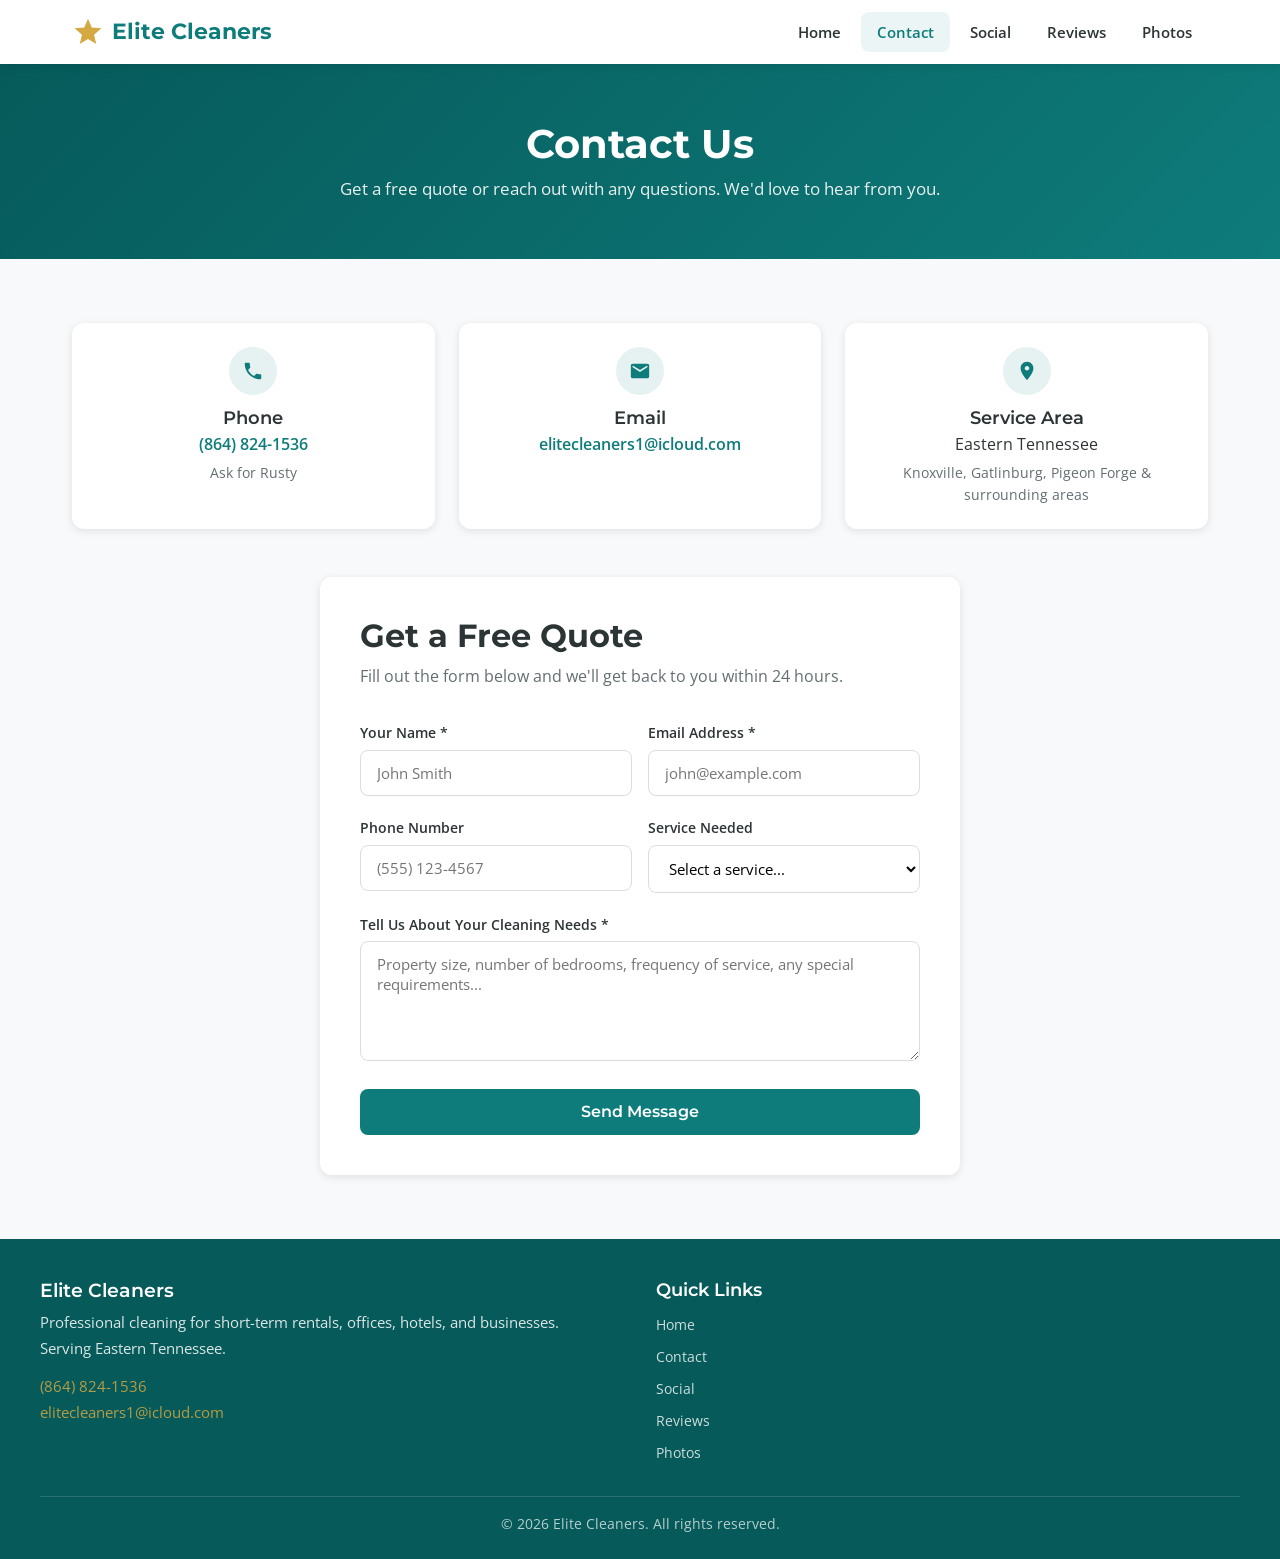
<file: contact.html>
<!DOCTYPE html>
<html lang="en">
<head>
    <meta charset="UTF-8">
    <meta name="viewport" content="width=device-width, initial-scale=1.0">
    <title>Contact Us | Elite Cleaners</title>
    <meta name="description" content="Get a free cleaning quote from Elite Cleaners. Call Rusty at (864) 824-1536 or fill out our contact form. Serving Eastern Tennessee.">
    <link rel="preconnect" href="https://fonts.googleapis.com">
    <link rel="preconnect" href="https://fonts.gstatic.com" crossorigin>
    <link href="https://fonts.googleapis.com/css2?family=Montserrat:wght@600;700&family=Open+Sans:wght@400;600&display=swap" rel="stylesheet">
    <link rel="stylesheet" href="css/styles.css">
</head>
<body>

    <!-- ===== HEADER / NAVIGATION ===== -->
    <header class="header">
        <div class="container">
            <a href="index.html" class="logo">
                <svg viewBox="0 0 24 24" xmlns="http://www.w3.org/2000/svg"><path d="M12 2L9.19 8.63L2 9.24L7.46 13.97L5.82 21L12 17.27L18.18 21L16.54 13.97L22 9.24L14.81 8.63L12 2Z"/></svg>
                Elite Cleaners
            </a>
            <button class="nav-toggle" aria-label="Toggle navigation">
                <span></span>
                <span></span>
                <span></span>
            </button>
            <ul class="nav-links">
                <li><a href="index.html">Home</a></li>
                <li><a href="contact.html">Contact</a></li>
                <li><a href="social.html">Social</a></li>
                <li><a href="reviews.html">Reviews</a></li>
                <li><a href="photos.html">Photos</a></li>
            </ul>
        </div>
    </header>

    <!-- ===== PAGE HEADER ===== -->
    <section class="page-header">
        <h1>Contact Us</h1>
        <p>Get a free quote or reach out with any questions. We'd love to hear from you.</p>
    </section>

    <!-- ===== CONTACT INFO ===== -->
    <section class="section">
        <div class="container">
            <div class="contact-info-grid">

                <div class="contact-info-card">
                    <div class="icon">
                        <svg viewBox="0 0 24 24"><path d="M6.62 10.79c1.44 2.83 3.76 5.14 6.59 6.59l2.2-2.2c.27-.27.67-.36 1.02-.24 1.12.37 2.33.57 3.57.57.55 0 1 .45 1 1V20c0 .55-.45 1-1 1-9.39 0-17-7.61-17-17 0-.55.45-1 1-1h3.5c.55 0 1 .45 1 1 0 1.25.2 2.45.57 3.57.11.35.03.74-.25 1.02l-2.2 2.2z"/></svg>
                    </div>
                    <h4>Phone</h4>
                    <a href="tel:8648241536">(864) 824-1536</a>
                    <p style="color: var(--color-text-light); font-size: 0.85rem; margin-top: 0.25rem;">Ask for Rusty</p>
                </div>

                <div class="contact-info-card">
                    <div class="icon">
                        <svg viewBox="0 0 24 24"><path d="M20 4H4c-1.1 0-1.99.9-1.99 2L2 18c0 1.1.9 2 2 2h16c1.1 0 2-.9 2-2V6c0-1.1-.9-2-2-2zm0 4l-8 5-8-5V6l8 5 8-5v2z"/></svg>
                    </div>
                    <h4>Email</h4>
                    <a href="mailto:elitecleaners1@icloud.com">elitecleaners1@icloud.com</a>
                </div>

                <div class="contact-info-card">
                    <div class="icon">
                        <svg viewBox="0 0 24 24"><path d="M12 2C8.13 2 5 5.13 5 9c0 5.25 7 13 7 13s7-7.75 7-13c0-3.87-3.13-7-7-7zm0 9.5c-1.38 0-2.5-1.12-2.5-2.5s1.12-2.5 2.5-2.5 2.5 1.12 2.5 2.5-1.12 2.5-2.5 2.5z"/></svg>
                    </div>
                    <h4>Service Area</h4>
                    <p>Eastern Tennessee</p>
                    <p style="color: var(--color-text-light); font-size: 0.85rem; margin-top: 0.25rem;">Knoxville, Gatlinburg, Pigeon Forge &amp; surrounding areas</p>
                </div>

            </div>

            <!-- ===== CONTACT FORM ===== -->
            <div class="contact-form-wrapper">
                <h2>Get a Free Quote</h2>
                <p class="form-subtitle">Fill out the form below and we'll get back to you within 24 hours.</p>

                <!--
                    IMPORTANT: Replace YOUR_ACCESS_KEY_HERE with your Web3Forms access key.
                    To get a key:
                    1. Go to https://web3forms.com
                    2. Enter your email: elitecleaners1@icloud.com
                    3. You'll receive an access key via email
                    4. Replace YOUR_ACCESS_KEY_HERE below with that key
                -->
                <form id="contact-form">
                    <input type="hidden" name="access_key" value="150b1ba1-9d22-4a0d-be99-f178079f0e18">
                    <input type="hidden" name="subject" value="New Inquiry from Elite Cleaners Website">
                    <input type="hidden" name="from_name" value="Elite Cleaners Website">
                    <!-- Spam protection honeypot -->
                    <input type="checkbox" name="botcheck" style="display: none;">

                    <div class="form-row">
                        <div class="form-group">
                            <label for="name">Your Name *</label>
                            <input type="text" id="name" name="name" required placeholder="John Smith">
                        </div>
                        <div class="form-group">
                            <label for="email">Email Address *</label>
                            <input type="email" id="email" name="email" required placeholder="john@example.com">
                        </div>
                    </div>

                    <div class="form-row">
                        <div class="form-group">
                            <label for="phone">Phone Number</label>
                            <input type="tel" id="phone" name="phone" placeholder="(555) 123-4567">
                        </div>
                        <div class="form-group">
                            <label for="service">Service Needed</label>
                            <select id="service" name="service">
                                <option value="">Select a service...</option>
                                <option value="Airbnb / Short-Term Rental Turnover">Airbnb / Short-Term Rental Turnover</option>
                                <option value="Office Cleaning">Office Cleaning</option>
                                <option value="Commercial / Business Cleaning">Commercial / Business Cleaning</option>
                                <option value="Hotel Cleaning">Hotel Cleaning</option>
                                <option value="Deep Cleaning">Deep Cleaning</option>
                                <option value="Other">Other</option>
                            </select>
                        </div>
                    </div>

                    <div class="form-group">
                        <label for="message">Tell Us About Your Cleaning Needs *</label>
                        <textarea id="message" name="message" required placeholder="Property size, number of bedrooms, frequency of service, any special requirements..."></textarea>
                    </div>

                    <button type="submit" class="btn btn-teal" style="width: 100%;">Send Message</button>

                    <div id="form-message" class="form-message"></div>
                </form>
            </div>

        </div>
    </section>

    <!-- ===== FOOTER ===== -->
    <footer class="footer">
        <div class="footer-content">
            <div class="footer-info">
                <h3>Elite Cleaners</h3>
                <p>Professional cleaning for short-term rentals, offices, hotels, and businesses.<br>Serving Eastern Tennessee.</p>
                <p style="margin-top: 0.75rem;">
                    <a href="tel:8648241536">(864) 824-1536</a><br>
                    <a href="mailto:elitecleaners1@icloud.com">elitecleaners1@icloud.com</a>
                </p>
            </div>
            <div class="footer-links">
                <h4>Quick Links</h4>
                <ul>
                    <li><a href="index.html">Home</a></li>
                    <li><a href="contact.html">Contact</a></li>
                    <li><a href="social.html">Social</a></li>
                    <li><a href="reviews.html">Reviews</a></li>
                    <li><a href="photos.html">Photos</a></li>
                </ul>
            </div>
        </div>
        <div class="footer-bottom">
            &copy; 2026 Elite Cleaners. All rights reserved.
        </div>
    </footer>

    <script src="js/main.js"></script>
</body>
</html>
</file>
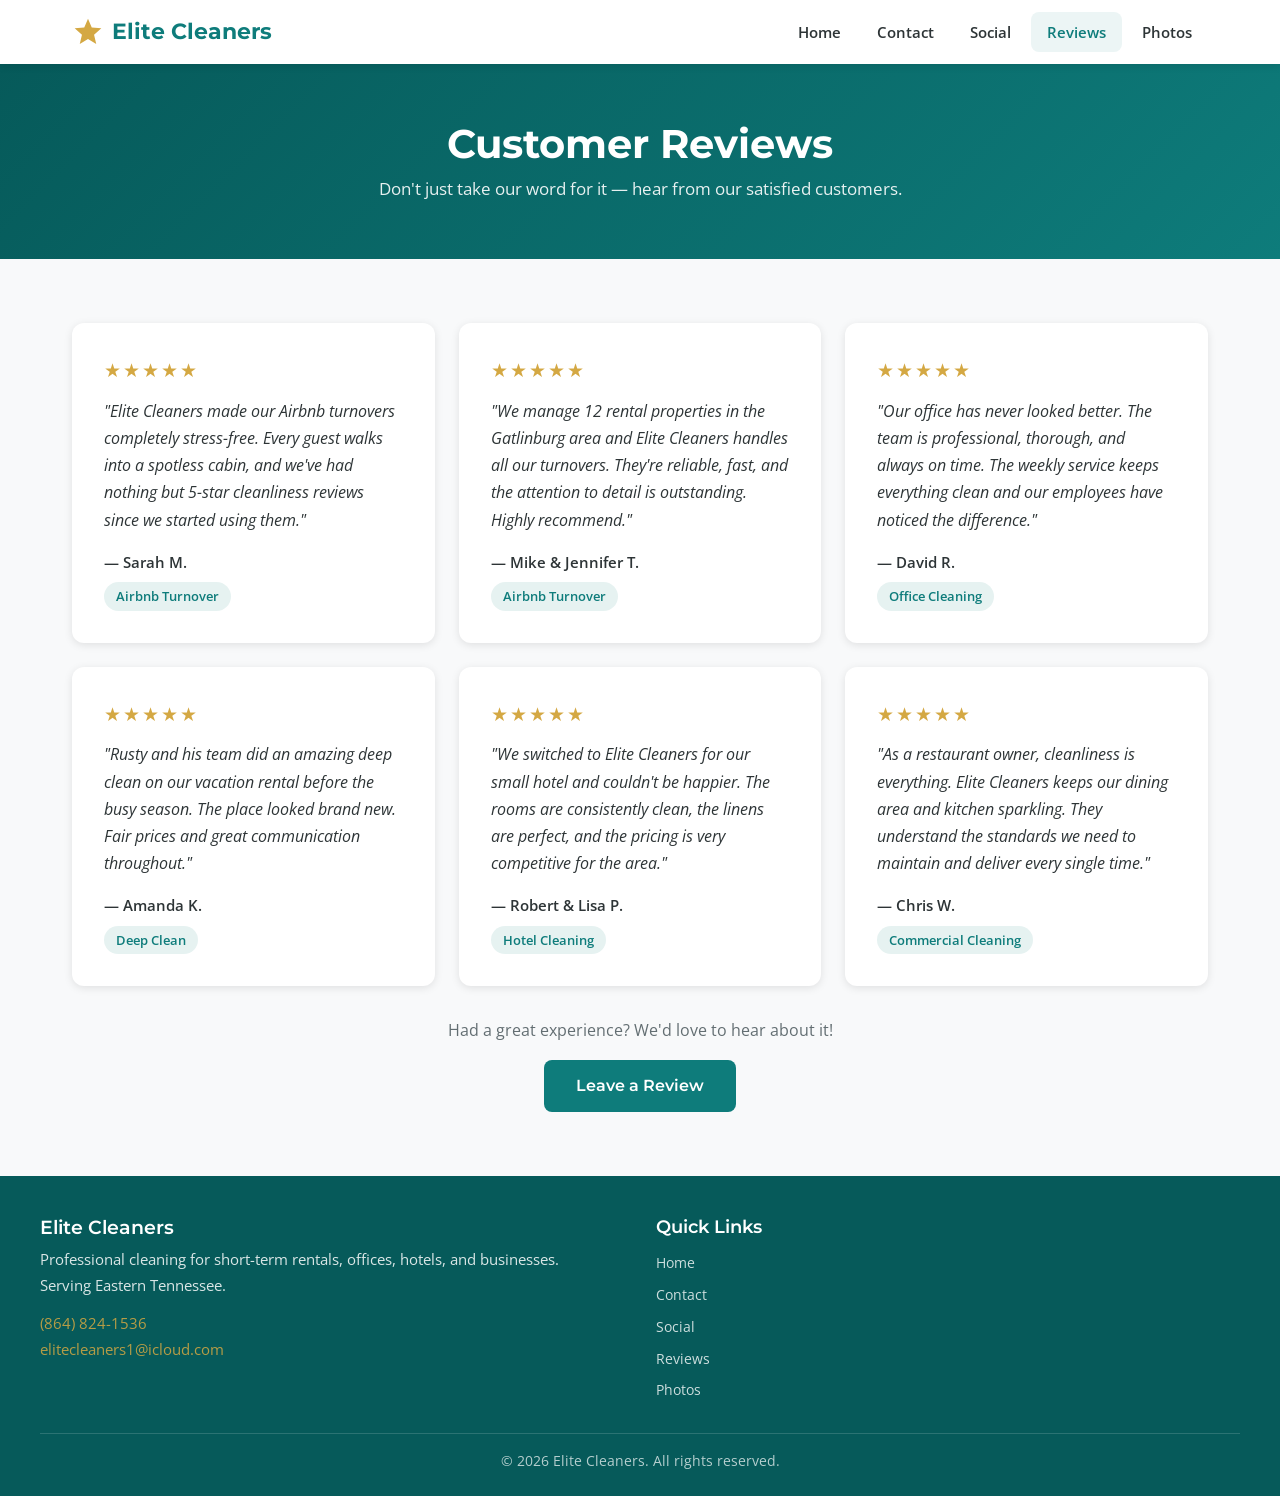
<file: reviews.html>
<!DOCTYPE html>
<html lang="en">
<head>
    <meta charset="UTF-8">
    <meta name="viewport" content="width=device-width, initial-scale=1.0">
    <title>Customer Reviews | Elite Cleaners</title>
    <meta name="description" content="See what our customers say about Elite Cleaners. Read reviews from Airbnb hosts, office managers, and business owners across Eastern Tennessee.">
    <link rel="preconnect" href="https://fonts.googleapis.com">
    <link rel="preconnect" href="https://fonts.gstatic.com" crossorigin>
    <link href="https://fonts.googleapis.com/css2?family=Montserrat:wght@600;700&family=Open+Sans:wght@400;600&display=swap" rel="stylesheet">
    <link rel="stylesheet" href="css/styles.css">
</head>
<body>

    <!-- ===== HEADER / NAVIGATION ===== -->
    <header class="header">
        <div class="container">
            <a href="index.html" class="logo">
                <svg viewBox="0 0 24 24" xmlns="http://www.w3.org/2000/svg"><path d="M12 2L9.19 8.63L2 9.24L7.46 13.97L5.82 21L12 17.27L18.18 21L16.54 13.97L22 9.24L14.81 8.63L12 2Z"/></svg>
                Elite Cleaners
            </a>
            <button class="nav-toggle" aria-label="Toggle navigation">
                <span></span>
                <span></span>
                <span></span>
            </button>
            <ul class="nav-links">
                <li><a href="index.html">Home</a></li>
                <li><a href="contact.html">Contact</a></li>
                <li><a href="social.html">Social</a></li>
                <li><a href="reviews.html">Reviews</a></li>
                <li><a href="photos.html">Photos</a></li>
            </ul>
        </div>
    </header>

    <!-- ===== PAGE HEADER ===== -->
    <section class="page-header">
        <h1>Customer Reviews</h1>
        <p>Don't just take our word for it &mdash; hear from our satisfied customers.</p>
    </section>

    <!-- ===== REVIEWS ===== -->
    <!--
        === HOW TO ADD A NEW REVIEW ===
        1. Copy one of the <div class="review-card"> blocks below
        2. Paste it inside the <div class="reviews-grid"> section
        3. Update the review text, author name, and service badge
        4. Change the stars if needed (use ★ for filled, ☆ for empty)

        Available badge types: Airbnb Turnover, Office Cleaning, Hotel Cleaning,
                               Commercial Cleaning, Deep Clean
    -->
    <section class="section">
        <div class="container">
            <div class="reviews-grid">

                <div class="review-card">
                    <div class="review-stars">★★★★★</div>
                    <p class="review-text">"Elite Cleaners made our Airbnb turnovers completely stress-free. Every guest walks into a spotless cabin, and we've had nothing but 5-star cleanliness reviews since we started using them."</p>
                    <p class="review-author">&mdash; Sarah M.</p>
                    <span class="review-badge">Airbnb Turnover</span>
                </div>

                <div class="review-card">
                    <div class="review-stars">★★★★★</div>
                    <p class="review-text">"We manage 12 rental properties in the Gatlinburg area and Elite Cleaners handles all our turnovers. They're reliable, fast, and the attention to detail is outstanding. Highly recommend."</p>
                    <p class="review-author">&mdash; Mike &amp; Jennifer T.</p>
                    <span class="review-badge">Airbnb Turnover</span>
                </div>

                <div class="review-card">
                    <div class="review-stars">★★★★★</div>
                    <p class="review-text">"Our office has never looked better. The team is professional, thorough, and always on time. The weekly service keeps everything clean and our employees have noticed the difference."</p>
                    <p class="review-author">&mdash; David R.</p>
                    <span class="review-badge">Office Cleaning</span>
                </div>

                <div class="review-card">
                    <div class="review-stars">★★★★★</div>
                    <p class="review-text">"Rusty and his team did an amazing deep clean on our vacation rental before the busy season. The place looked brand new. Fair prices and great communication throughout."</p>
                    <p class="review-author">&mdash; Amanda K.</p>
                    <span class="review-badge">Deep Clean</span>
                </div>

                <div class="review-card">
                    <div class="review-stars">★★★★★</div>
                    <p class="review-text">"We switched to Elite Cleaners for our small hotel and couldn't be happier. The rooms are consistently clean, the linens are perfect, and the pricing is very competitive for the area."</p>
                    <p class="review-author">&mdash; Robert &amp; Lisa P.</p>
                    <span class="review-badge">Hotel Cleaning</span>
                </div>

                <div class="review-card">
                    <div class="review-stars">★★★★★</div>
                    <p class="review-text">"As a restaurant owner, cleanliness is everything. Elite Cleaners keeps our dining area and kitchen sparkling. They understand the standards we need to maintain and deliver every single time."</p>
                    <p class="review-author">&mdash; Chris W.</p>
                    <span class="review-badge">Commercial Cleaning</span>
                </div>

            </div>

            <div class="text-center mt-2">
                <p style="color: var(--color-text-light); margin-bottom: 1rem;">Had a great experience? We'd love to hear about it!</p>
                <a href="contact.html" class="btn btn-teal">Leave a Review</a>
            </div>
        </div>
    </section>

    <!-- ===== FOOTER ===== -->
    <footer class="footer">
        <div class="footer-content">
            <div class="footer-info">
                <h3>Elite Cleaners</h3>
                <p>Professional cleaning for short-term rentals, offices, hotels, and businesses.<br>Serving Eastern Tennessee.</p>
                <p style="margin-top: 0.75rem;">
                    <a href="tel:8648241536">(864) 824-1536</a><br>
                    <a href="mailto:elitecleaners1@icloud.com">elitecleaners1@icloud.com</a>
                </p>
            </div>
            <div class="footer-links">
                <h4>Quick Links</h4>
                <ul>
                    <li><a href="index.html">Home</a></li>
                    <li><a href="contact.html">Contact</a></li>
                    <li><a href="social.html">Social</a></li>
                    <li><a href="reviews.html">Reviews</a></li>
                    <li><a href="photos.html">Photos</a></li>
                </ul>
            </div>
        </div>
        <div class="footer-bottom">
            &copy; 2026 Elite Cleaners. All rights reserved.
        </div>
    </footer>

    <script src="js/main.js"></script>
</body>
</html>
</file>
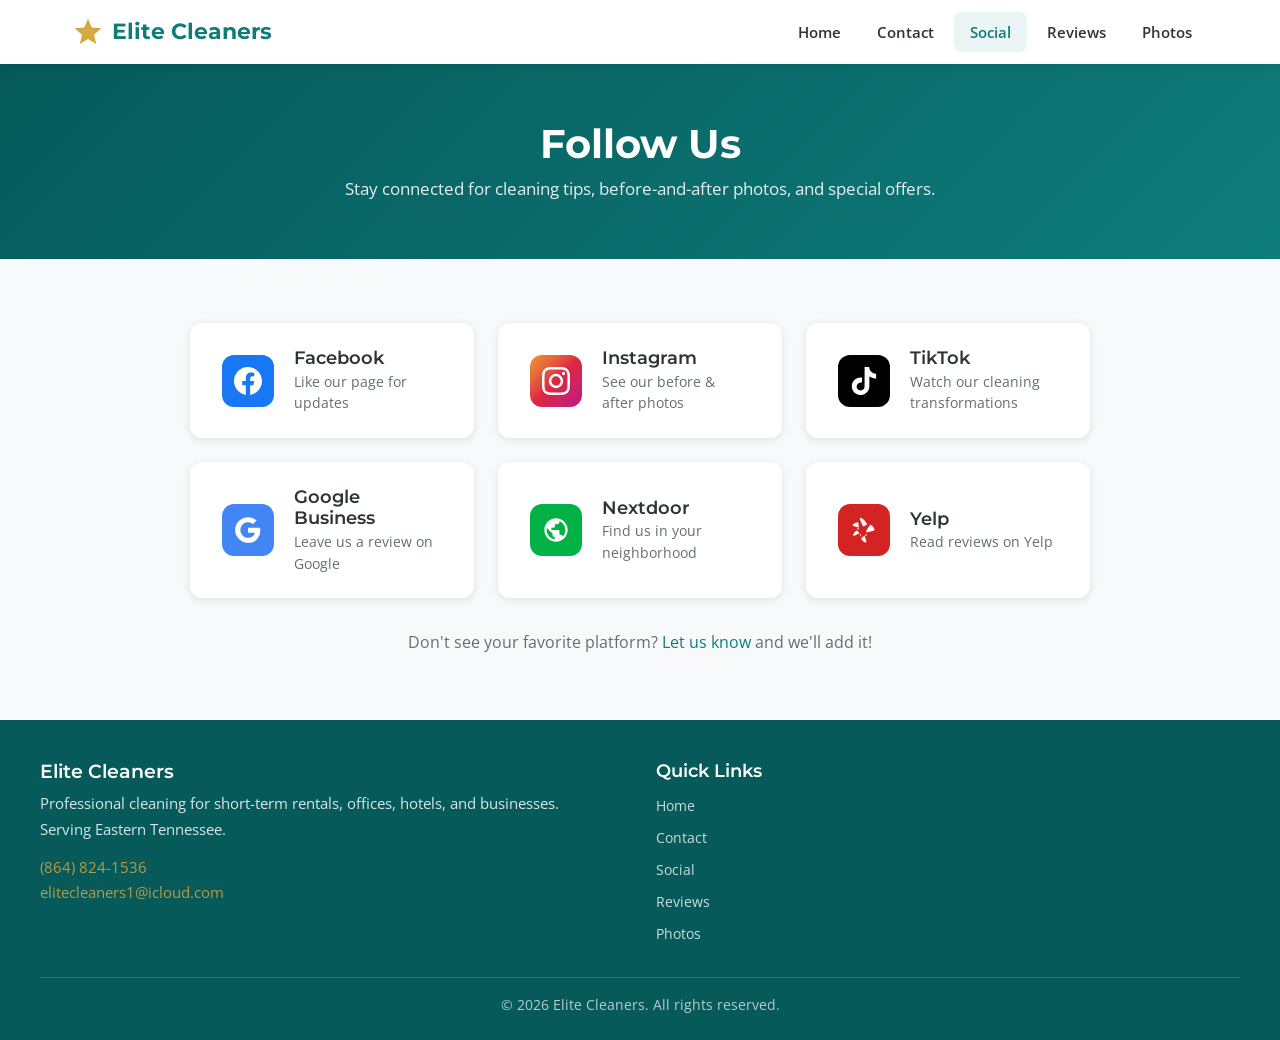
<file: social.html>
<!DOCTYPE html>
<html lang="en">
<head>
    <meta charset="UTF-8">
    <meta name="viewport" content="width=device-width, initial-scale=1.0">
    <title>Follow Us | Elite Cleaners</title>
    <meta name="description" content="Follow Elite Cleaners on social media. Stay up to date on cleaning tips, before-and-after photos, and special offers.">
    <link rel="preconnect" href="https://fonts.googleapis.com">
    <link rel="preconnect" href="https://fonts.gstatic.com" crossorigin>
    <link href="https://fonts.googleapis.com/css2?family=Montserrat:wght@600;700&family=Open+Sans:wght@400;600&display=swap" rel="stylesheet">
    <link rel="stylesheet" href="css/styles.css">
</head>
<body>

    <!-- ===== HEADER / NAVIGATION ===== -->
    <header class="header">
        <div class="container">
            <a href="index.html" class="logo">
                <svg viewBox="0 0 24 24" xmlns="http://www.w3.org/2000/svg"><path d="M12 2L9.19 8.63L2 9.24L7.46 13.97L5.82 21L12 17.27L18.18 21L16.54 13.97L22 9.24L14.81 8.63L12 2Z"/></svg>
                Elite Cleaners
            </a>
            <button class="nav-toggle" aria-label="Toggle navigation">
                <span></span>
                <span></span>
                <span></span>
            </button>
            <ul class="nav-links">
                <li><a href="index.html">Home</a></li>
                <li><a href="contact.html">Contact</a></li>
                <li><a href="social.html">Social</a></li>
                <li><a href="reviews.html">Reviews</a></li>
                <li><a href="photos.html">Photos</a></li>
            </ul>
        </div>
    </header>

    <!-- ===== PAGE HEADER ===== -->
    <section class="page-header">
        <h1>Follow Us</h1>
        <p>Stay connected for cleaning tips, before-and-after photos, and special offers.</p>
    </section>

    <!-- ===== SOCIAL MEDIA LINKS ===== -->
    <!--
        === HOW TO UPDATE SOCIAL MEDIA LINKS ===
        To ADD a new link:    Copy one of the <a> blocks below and change the URL and name.
        To REMOVE a link:     Delete the entire <a>...</a> block.
        To CHANGE a URL:      Update the href="..." value in the <a> tag.

        Available style classes: social-facebook, social-instagram, social-tiktok,
                                 social-google, social-nextdoor, social-yelp
    -->
    <section class="section">
        <div class="container">
            <div class="social-grid">

                <!-- FACEBOOK -->
                <a href="https://facebook.com/YOUR-PAGE-HERE" target="_blank" rel="noopener" class="social-card social-facebook">
                    <div class="social-icon">
                        <svg viewBox="0 0 24 24"><path d="M24 12.073c0-6.627-5.373-12-12-12s-12 5.373-12 12c0 5.99 4.388 10.954 10.125 11.854v-8.385H7.078v-3.47h3.047V9.43c0-3.007 1.792-4.669 4.533-4.669 1.312 0 2.686.235 2.686.235v2.953H15.83c-1.491 0-1.956.925-1.956 1.874v2.25h3.328l-.532 3.47h-2.796v8.385C19.612 23.027 24 18.062 24 12.073z"/></svg>
                    </div>
                    <div class="social-info">
                        <h3>Facebook</h3>
                        <p>Like our page for updates</p>
                    </div>
                </a>

                <!-- INSTAGRAM -->
                <a href="https://instagram.com/YOUR-HANDLE-HERE" target="_blank" rel="noopener" class="social-card social-instagram">
                    <div class="social-icon">
                        <svg viewBox="0 0 24 24"><path d="M12 2.163c3.204 0 3.584.012 4.85.07 3.252.148 4.771 1.691 4.919 4.919.058 1.265.069 1.645.069 4.849 0 3.205-.012 3.584-.069 4.849-.149 3.225-1.664 4.771-4.919 4.919-1.266.058-1.644.07-4.85.07-3.204 0-3.584-.012-4.849-.07-3.26-.149-4.771-1.699-4.919-4.92-.058-1.265-.07-1.644-.07-4.849 0-3.204.013-3.583.07-4.849.149-3.227 1.664-4.771 4.919-4.919 1.266-.057 1.645-.069 4.849-.069zM12 0C8.741 0 8.333.014 7.053.072 2.695.272.273 2.69.073 7.052.014 8.333 0 8.741 0 12c0 3.259.014 3.668.072 4.948.2 4.358 2.618 6.78 6.98 6.98C8.333 23.986 8.741 24 12 24c3.259 0 3.668-.014 4.948-.072 4.354-.2 6.782-2.618 6.979-6.98.059-1.28.073-1.689.073-4.948 0-3.259-.014-3.667-.072-4.947-.196-4.354-2.617-6.78-6.979-6.98C15.668.014 15.259 0 12 0zm0 5.838a6.162 6.162 0 100 12.324 6.162 6.162 0 000-12.324zM12 16a4 4 0 110-8 4 4 0 010 8zm6.406-11.845a1.44 1.44 0 100 2.881 1.44 1.44 0 000-2.881z"/></svg>
                    </div>
                    <div class="social-info">
                        <h3>Instagram</h3>
                        <p>See our before &amp; after photos</p>
                    </div>
                </a>

                <!-- TIKTOK -->
                <a href="https://tiktok.com/@YOUR-HANDLE-HERE" target="_blank" rel="noopener" class="social-card social-tiktok">
                    <div class="social-icon">
                        <svg viewBox="0 0 24 24"><path d="M12.525.02c1.31-.02 2.61-.01 3.91-.02.08 1.53.63 3.09 1.75 4.17 1.12 1.11 2.7 1.62 4.24 1.79v4.03c-1.44-.05-2.89-.35-4.2-.97-.57-.26-1.1-.59-1.62-.93-.01 2.92.01 5.84-.02 8.75-.08 1.4-.54 2.79-1.35 3.94-1.31 1.92-3.58 3.17-5.91 3.21-1.43.08-2.86-.31-4.08-1.03-2.02-1.19-3.44-3.37-3.65-5.71-.02-.5-.03-1-.01-1.49.18-1.9 1.12-3.72 2.58-4.96 1.66-1.44 3.98-2.13 6.15-1.72.02 1.48-.04 2.96-.04 4.44-.99-.32-2.15-.23-3.02.37-.63.41-1.11 1.04-1.36 1.75-.21.51-.15 1.07-.14 1.61.24 1.64 1.82 3.02 3.5 2.87 1.12-.01 2.19-.66 2.77-1.61.19-.33.4-.67.41-1.06.1-1.79.06-3.57.07-5.36.01-4.03-.01-8.05.02-12.07z"/></svg>
                    </div>
                    <div class="social-info">
                        <h3>TikTok</h3>
                        <p>Watch our cleaning transformations</p>
                    </div>
                </a>

                <!-- GOOGLE BUSINESS -->
                <a href="https://business.google.com/YOUR-BUSINESS-HERE" target="_blank" rel="noopener" class="social-card social-google">
                    <div class="social-icon">
                        <svg viewBox="0 0 24 24"><path d="M22.56 12.25c0-.78-.07-1.53-.2-2.25H12v4.26h5.92a5.06 5.06 0 01-2.2 3.32v2.77h3.57c2.08-1.92 3.28-4.74 3.28-8.1z"/><path d="M12 23c2.97 0 5.46-.98 7.28-2.66l-3.57-2.77c-.98.66-2.23 1.06-3.71 1.06-2.86 0-5.29-1.93-6.16-4.53H2.18v2.84C3.99 20.53 7.7 23 12 23z"/><path d="M5.84 14.09c-.22-.66-.35-1.36-.35-2.09s.13-1.43.35-2.09V7.07H2.18C1.43 8.55 1 10.22 1 12s.43 3.45 1.18 4.93l2.85-2.22.81-.62z"/><path d="M12 5.38c1.62 0 3.06.56 4.21 1.64l3.15-3.15C17.45 2.09 14.97 1 12 1 7.7 1 3.99 3.47 2.18 7.07l3.66 2.84c.87-2.6 3.3-4.53 6.16-4.53z"/></svg>
                    </div>
                    <div class="social-info">
                        <h3>Google Business</h3>
                        <p>Leave us a review on Google</p>
                    </div>
                </a>

                <!-- NEXTDOOR -->
                <a href="https://nextdoor.com/YOUR-PAGE-HERE" target="_blank" rel="noopener" class="social-card social-nextdoor">
                    <div class="social-icon">
                        <svg viewBox="0 0 24 24"><path d="M12 2C6.48 2 2 6.48 2 12s4.48 10 10 10 10-4.48 10-10S17.52 2 12 2zm-1 17.93c-3.95-.49-7-3.85-7-7.93 0-.62.08-1.21.21-1.79L9 15v1c0 1.1.9 2 2 2v1.93zm6.9-2.54c-.26-.81-1-1.39-1.9-1.39h-1v-3c0-.55-.45-1-1-1H8v-2h2c.55 0 1-.45 1-1V7h2c1.1 0 2-.9 2-2v-.41c2.93 1.19 5 4.06 5 7.41 0 2.08-.8 3.97-2.1 5.39z"/></svg>
                    </div>
                    <div class="social-info">
                        <h3>Nextdoor</h3>
                        <p>Find us in your neighborhood</p>
                    </div>
                </a>

                <!-- YELP -->
                <a href="https://yelp.com/biz/YOUR-BUSINESS-HERE" target="_blank" rel="noopener" class="social-card social-yelp">
                    <div class="social-icon">
                        <svg viewBox="0 0 24 24"><path d="M20.16 12.594l-4.995 1.433c-.96.276-1.74-.8-1.176-1.63l2.905-4.308a1.072 1.072 0 011.596-.206 7.07 7.07 0 012.24 3.063 1.072 1.072 0 01-.57 1.648zm-7.767 4.156l1.61 4.945c.233.716-.536 1.335-1.186.954a7.07 7.07 0 01-2.855-2.47 1.072 1.072 0 01.258-1.632l3.105-2.39c.84-.648 1.77.082 1.068.593zm-3.856-2.134l-4.77 2.217c-.69.32-1.39-.42-.98-1.058a7.07 7.07 0 012.325-2.87 1.072 1.072 0 011.637.158l2.426 3.107c.614.787-.074 1.726-.638 1.446zM7.83 10.15l-4.97-1.51C2.14 8.4 2.03 7.39 2.74 6.99a7.07 7.07 0 013.325-1.51 1.072 1.072 0 011.248 1.06l.248 3.927c.06.97-.89 1.546-1.731.683zM11.22 9.006L8.498 2.96c-.396-.877.47-1.714 1.303-1.258a11.048 11.048 0 014.593 4.63 1.072 1.072 0 01-.478 1.438l-1.674.77c-.348.16-.7.24-1.022.466z"/></svg>
                    </div>
                    <div class="social-info">
                        <h3>Yelp</h3>
                        <p>Read reviews on Yelp</p>
                    </div>
                </a>

            </div>

            <p class="text-center mt-2" style="color: var(--color-text-light);">
                Don't see your favorite platform? <a href="contact.html">Let us know</a> and we'll add it!
            </p>
        </div>
    </section>

    <!-- ===== FOOTER ===== -->
    <footer class="footer">
        <div class="footer-content">
            <div class="footer-info">
                <h3>Elite Cleaners</h3>
                <p>Professional cleaning for short-term rentals, offices, hotels, and businesses.<br>Serving Eastern Tennessee.</p>
                <p style="margin-top: 0.75rem;">
                    <a href="tel:8648241536">(864) 824-1536</a><br>
                    <a href="mailto:elitecleaners1@icloud.com">elitecleaners1@icloud.com</a>
                </p>
            </div>
            <div class="footer-links">
                <h4>Quick Links</h4>
                <ul>
                    <li><a href="index.html">Home</a></li>
                    <li><a href="contact.html">Contact</a></li>
                    <li><a href="social.html">Social</a></li>
                    <li><a href="reviews.html">Reviews</a></li>
                    <li><a href="photos.html">Photos</a></li>
                </ul>
            </div>
        </div>
        <div class="footer-bottom">
            &copy; 2026 Elite Cleaners. All rights reserved.
        </div>
    </footer>

    <script src="js/main.js"></script>
</body>
</html>
</file>
<file: css/styles.css>
/* ============================================
   ELITE CLEANERS - Main Stylesheet
   ============================================ */

/* --- CSS Variables --- */
:root {
    --color-primary: #0e7c7b;
    --color-primary-dark: #065a5a;
    --color-primary-light: #12a09f;
    --color-accent: #d4a843;
    --color-accent-dark: #b8912e;
    --color-bg: #f8f9fa;
    --color-surface: #ffffff;
    --color-text: #2d3436;
    --color-text-light: #636e72;
    --color-text-inverse: #ffffff;
    --color-success: #27ae60;
    --color-error: #e74c3c;
    --font-heading: 'Montserrat', sans-serif;
    --font-body: 'Open Sans', sans-serif;
    --max-width: 1200px;
    --spacing: 2rem;
    --spacing-sm: 1rem;
    --spacing-lg: 4rem;
    --radius: 8px;
    --radius-lg: 12px;
    --shadow: 0 2px 8px rgba(0, 0, 0, 0.1);
    --shadow-lg: 0 4px 20px rgba(0, 0, 0, 0.12);
    --transition: all 0.3s ease;
}

/* --- Reset & Base --- */
*,
*::before,
*::after {
    margin: 0;
    padding: 0;
    box-sizing: border-box;
}

html {
    scroll-behavior: smooth;
}

body {
    font-family: var(--font-body);
    color: var(--color-text);
    background-color: var(--color-bg);
    line-height: 1.6;
    -webkit-font-smoothing: antialiased;
}

a {
    color: var(--color-primary);
    text-decoration: none;
    transition: var(--transition);
}

a:hover {
    color: var(--color-primary-dark);
}

img {
    max-width: 100%;
    height: auto;
    display: block;
}

h1, h2, h3, h4 {
    font-family: var(--font-heading);
    line-height: 1.2;
    color: var(--color-text);
}

h1 { font-size: 2.5rem; font-weight: 700; }
h2 { font-size: 2rem; font-weight: 700; }
h3 { font-size: 1.35rem; font-weight: 600; }
h4 { font-size: 1.1rem; font-weight: 600; }

.container {
    max-width: var(--max-width);
    margin: 0 auto;
    padding: 0 var(--spacing);
}

/* --- Header & Navigation --- */
.header {
    background: var(--color-surface);
    box-shadow: var(--shadow);
    position: sticky;
    top: 0;
    z-index: 1000;
}

.header .container {
    display: flex;
    align-items: center;
    justify-content: space-between;
    padding-top: 0.75rem;
    padding-bottom: 0.75rem;
}

.logo {
    display: flex;
    align-items: center;
    gap: 0.5rem;
    font-family: var(--font-heading);
    font-size: 1.4rem;
    font-weight: 700;
    color: var(--color-primary);
}

.logo svg {
    width: 32px;
    height: 32px;
    fill: var(--color-accent);
}

.nav-links {
    display: flex;
    list-style: none;
    gap: 0.25rem;
}

.nav-links a {
    display: block;
    padding: 0.5rem 1rem;
    color: var(--color-text);
    font-weight: 600;
    font-size: 0.95rem;
    border-radius: var(--radius);
    transition: var(--transition);
}

.nav-links a:hover,
.nav-links a.active {
    color: var(--color-primary);
    background: rgba(14, 124, 123, 0.08);
}

.nav-toggle {
    display: none;
    background: none;
    border: none;
    cursor: pointer;
    padding: 0.5rem;
}

.nav-toggle span {
    display: block;
    width: 24px;
    height: 2px;
    background: var(--color-text);
    margin: 5px 0;
    transition: var(--transition);
    border-radius: 2px;
}

/* --- Hero Section --- */
.hero {
    background: linear-gradient(135deg, rgba(6, 90, 90, 0.88), rgba(14, 124, 123, 0.75)),
                url('../images/hero.jpg') center/cover no-repeat;
    background-color: var(--color-primary-dark);
    color: var(--color-text-inverse);
    padding: 6rem var(--spacing);
    text-align: center;
    min-height: 500px;
    display: flex;
    align-items: center;
    justify-content: center;
}

.hero-content {
    max-width: 700px;
}

.hero h1 {
    font-size: 3rem;
    color: var(--color-text-inverse);
    margin-bottom: 1rem;
    letter-spacing: -0.5px;
}

.hero .tagline {
    font-size: 1.2rem;
    opacity: 0.95;
    margin-bottom: 2rem;
    line-height: 1.6;
}

/* --- Buttons --- */
.btn {
    display: inline-block;
    padding: 0.85rem 2rem;
    font-family: var(--font-heading);
    font-weight: 600;
    font-size: 1rem;
    border-radius: var(--radius);
    border: none;
    cursor: pointer;
    transition: var(--transition);
    text-align: center;
}

.btn-primary {
    background: var(--color-accent);
    color: var(--color-text);
}

.btn-primary:hover {
    background: var(--color-accent-dark);
    color: var(--color-text);
    transform: translateY(-2px);
    box-shadow: 0 4px 12px rgba(212, 168, 67, 0.4);
}

.btn-outline {
    background: transparent;
    color: var(--color-text-inverse);
    border: 2px solid var(--color-text-inverse);
}

.btn-outline:hover {
    background: var(--color-text-inverse);
    color: var(--color-primary);
}

.btn-teal {
    background: var(--color-primary);
    color: var(--color-text-inverse);
}

.btn-teal:hover {
    background: var(--color-primary-dark);
    color: var(--color-text-inverse);
    transform: translateY(-2px);
    box-shadow: 0 4px 12px rgba(14, 124, 123, 0.4);
}

/* --- Section Base --- */
.section {
    padding: var(--spacing-lg) 0;
}

.section-title {
    text-align: center;
    margin-bottom: 0.75rem;
}

.section-subtitle {
    text-align: center;
    color: var(--color-text-light);
    font-size: 1.05rem;
    margin-bottom: 3rem;
    max-width: 600px;
    margin-left: auto;
    margin-right: auto;
}

/* --- Services Grid --- */
.services-grid {
    display: grid;
    grid-template-columns: repeat(auto-fit, minmax(250px, 1fr));
    gap: 1.5rem;
}

.service-card {
    background: var(--color-surface);
    border-radius: var(--radius-lg);
    padding: 2rem;
    box-shadow: var(--shadow);
    text-align: center;
    transition: var(--transition);
}

.service-card:hover {
    transform: translateY(-4px);
    box-shadow: var(--shadow-lg);
}

.service-card .icon {
    width: 56px;
    height: 56px;
    margin: 0 auto 1rem;
    background: rgba(14, 124, 123, 0.1);
    border-radius: 50%;
    display: flex;
    align-items: center;
    justify-content: center;
}

.service-card .icon svg {
    width: 28px;
    height: 28px;
    fill: var(--color-primary);
}

.service-card h3 {
    margin-bottom: 0.75rem;
}

.service-card p {
    color: var(--color-text-light);
    font-size: 0.95rem;
}

/* --- Pricing Section --- */
.pricing-grid {
    display: grid;
    grid-template-columns: repeat(auto-fit, minmax(300px, 1fr));
    gap: 2rem;
}

.pricing-card {
    background: var(--color-surface);
    border-radius: var(--radius-lg);
    overflow: hidden;
    box-shadow: var(--shadow);
    transition: var(--transition);
}

.pricing-card:hover {
    box-shadow: var(--shadow-lg);
}

.pricing-card-header {
    background: var(--color-primary);
    color: var(--color-text-inverse);
    padding: 1.25rem 1.5rem;
    text-align: center;
}

.pricing-card-header h3 {
    color: var(--color-text-inverse);
    margin-bottom: 0.25rem;
}

.pricing-card-header p {
    opacity: 0.85;
    font-size: 0.9rem;
}

.pricing-card.featured .pricing-card-header {
    background: var(--color-accent);
}

.pricing-card.featured .pricing-card-header h3,
.pricing-card.featured .pricing-card-header p {
    color: var(--color-text);
}

.pricing-table {
    width: 100%;
    border-collapse: collapse;
}

.pricing-table tr {
    border-bottom: 1px solid #eee;
}

.pricing-table tr:last-child {
    border-bottom: none;
}

.pricing-table td {
    padding: 0.85rem 1.5rem;
    font-size: 0.95rem;
}

.pricing-table td:last-child {
    text-align: right;
    font-weight: 600;
    color: var(--color-primary);
    white-space: nowrap;
}

/* --- Why Choose Us --- */
.features-grid {
    display: grid;
    grid-template-columns: repeat(auto-fit, minmax(250px, 1fr));
    gap: 2rem;
    text-align: center;
}

.feature-item .icon {
    width: 64px;
    height: 64px;
    margin: 0 auto 1rem;
    background: rgba(14, 124, 123, 0.1);
    border-radius: 50%;
    display: flex;
    align-items: center;
    justify-content: center;
}

.feature-item .icon svg {
    width: 30px;
    height: 30px;
    fill: var(--color-primary);
}

.feature-item h3 {
    margin-bottom: 0.5rem;
}

.feature-item p {
    color: var(--color-text-light);
    font-size: 0.95rem;
}

/* --- CTA Banner --- */
.cta-banner {
    background: var(--color-primary);
    color: var(--color-text-inverse);
    padding: 3.5rem var(--spacing);
    text-align: center;
}

.cta-banner h2 {
    color: var(--color-text-inverse);
    margin-bottom: 0.75rem;
}

.cta-banner p {
    font-size: 1.1rem;
    opacity: 0.9;
    margin-bottom: 1.5rem;
}

.cta-buttons {
    display: flex;
    gap: 1rem;
    justify-content: center;
    flex-wrap: wrap;
}

/* --- Contact Page --- */
.contact-info-grid {
    display: grid;
    grid-template-columns: repeat(auto-fit, minmax(220px, 1fr));
    gap: 1.5rem;
    margin-bottom: 3rem;
}

.contact-info-card {
    background: var(--color-surface);
    padding: 1.5rem;
    border-radius: var(--radius-lg);
    box-shadow: var(--shadow);
    text-align: center;
}

.contact-info-card .icon {
    width: 48px;
    height: 48px;
    margin: 0 auto 0.75rem;
    background: rgba(14, 124, 123, 0.1);
    border-radius: 50%;
    display: flex;
    align-items: center;
    justify-content: center;
}

.contact-info-card .icon svg {
    width: 22px;
    height: 22px;
    fill: var(--color-primary);
}

.contact-info-card h4 {
    margin-bottom: 0.25rem;
}

.contact-info-card a {
    color: var(--color-primary);
    font-weight: 600;
}

.contact-form-wrapper {
    max-width: 640px;
    margin: 0 auto;
    background: var(--color-surface);
    padding: 2.5rem;
    border-radius: var(--radius-lg);
    box-shadow: var(--shadow);
}

.contact-form-wrapper h2 {
    margin-bottom: 0.5rem;
}

.contact-form-wrapper .form-subtitle {
    color: var(--color-text-light);
    margin-bottom: 2rem;
}

.form-group {
    margin-bottom: 1.25rem;
}

.form-group label {
    display: block;
    margin-bottom: 0.35rem;
    font-weight: 600;
    font-size: 0.9rem;
}

.form-group input,
.form-group select,
.form-group textarea {
    width: 100%;
    padding: 0.75rem 1rem;
    border: 1.5px solid #ddd;
    border-radius: var(--radius);
    font-family: var(--font-body);
    font-size: 0.95rem;
    transition: var(--transition);
    background: #fff;
}

.form-group input:focus,
.form-group select:focus,
.form-group textarea:focus {
    outline: none;
    border-color: var(--color-primary);
    box-shadow: 0 0 0 3px rgba(14, 124, 123, 0.15);
}

.form-group textarea {
    min-height: 120px;
    resize: vertical;
}

.form-row {
    display: grid;
    grid-template-columns: 1fr 1fr;
    gap: 1rem;
}

.form-message {
    padding: 1rem;
    border-radius: var(--radius);
    margin-top: 1rem;
    font-weight: 600;
    display: none;
}

.form-message.success {
    background: #d4edda;
    color: #155724;
    display: block;
}

.form-message.error {
    background: #f8d7da;
    color: #721c24;
    display: block;
}

/* --- Social Page --- */
.social-grid {
    display: grid;
    grid-template-columns: repeat(auto-fit, minmax(260px, 1fr));
    gap: 1.5rem;
    max-width: 900px;
    margin: 0 auto;
}

.social-card {
    display: flex;
    align-items: center;
    gap: 1.25rem;
    padding: 1.5rem 2rem;
    background: var(--color-surface);
    border-radius: var(--radius-lg);
    box-shadow: var(--shadow);
    transition: var(--transition);
    color: var(--color-text);
}

.social-card:hover {
    transform: translateY(-4px);
    box-shadow: var(--shadow-lg);
    color: var(--color-text);
}

.social-card .social-icon {
    width: 52px;
    height: 52px;
    border-radius: 12px;
    display: flex;
    align-items: center;
    justify-content: center;
    flex-shrink: 0;
}

.social-card .social-icon svg {
    width: 28px;
    height: 28px;
    fill: #fff;
}

.social-card .social-info h3 {
    margin-bottom: 0.15rem;
    font-size: 1.1rem;
}

.social-card .social-info p {
    color: var(--color-text-light);
    font-size: 0.85rem;
}

.social-facebook .social-icon { background: #1877f2; }
.social-instagram .social-icon { background: linear-gradient(135deg, #f09433, #e6683c, #dc2743, #cc2366, #bc1888); }
.social-tiktok .social-icon { background: #010101; }
.social-google .social-icon { background: #4285f4; }
.social-nextdoor .social-icon { background: #00b246; }
.social-yelp .social-icon { background: #d32323; }

/* --- Reviews Page --- */
.reviews-grid {
    display: grid;
    grid-template-columns: repeat(auto-fit, minmax(320px, 1fr));
    gap: 1.5rem;
}

.review-card {
    background: var(--color-surface);
    border-radius: var(--radius-lg);
    padding: 2rem;
    box-shadow: var(--shadow);
    transition: var(--transition);
}

.review-card:hover {
    box-shadow: var(--shadow-lg);
}

.review-stars {
    color: var(--color-accent);
    font-size: 1.2rem;
    margin-bottom: 0.75rem;
    letter-spacing: 2px;
}

.review-text {
    font-style: italic;
    color: var(--color-text);
    line-height: 1.7;
    margin-bottom: 1rem;
}

.review-author {
    font-weight: 600;
    color: var(--color-text);
    font-size: 0.95rem;
}

.review-badge {
    display: inline-block;
    margin-top: 0.5rem;
    padding: 0.25rem 0.75rem;
    background: rgba(14, 124, 123, 0.1);
    color: var(--color-primary);
    border-radius: 20px;
    font-size: 0.8rem;
    font-weight: 600;
}

/* --- Photo Gallery --- */
.photo-gallery {
    display: grid;
    grid-template-columns: repeat(auto-fill, minmax(280px, 1fr));
    gap: 1rem;
}

.gallery-item {
    border-radius: var(--radius-lg);
    overflow: hidden;
    box-shadow: var(--shadow);
    cursor: pointer;
    transition: var(--transition);
    background: var(--color-surface);
}

.gallery-item:hover {
    transform: scale(1.02);
    box-shadow: var(--shadow-lg);
}

.gallery-item img {
    width: 100%;
    height: 220px;
    object-fit: cover;
    transition: var(--transition);
}

.gallery-item:hover img {
    transform: scale(1.05);
}

.gallery-item figcaption {
    padding: 0.75rem 1rem;
    font-size: 0.9rem;
    color: var(--color-text-light);
}

/* --- Lightbox --- */
.lightbox {
    display: none;
    position: fixed;
    inset: 0;
    background: rgba(0, 0, 0, 0.9);
    z-index: 2000;
    align-items: center;
    justify-content: center;
    cursor: pointer;
}

.lightbox.active {
    display: flex;
}

.lightbox img {
    max-width: 90%;
    max-height: 90vh;
    border-radius: var(--radius);
    box-shadow: 0 0 40px rgba(0, 0, 0, 0.5);
}

.lightbox-close {
    position: absolute;
    top: 1.5rem;
    right: 1.5rem;
    width: 40px;
    height: 40px;
    background: rgba(255, 255, 255, 0.15);
    border: none;
    border-radius: 50%;
    color: #fff;
    font-size: 1.5rem;
    cursor: pointer;
    display: flex;
    align-items: center;
    justify-content: center;
    transition: var(--transition);
}

.lightbox-close:hover {
    background: rgba(255, 255, 255, 0.3);
}

/* --- Page Header (for inner pages) --- */
.page-header {
    background: linear-gradient(135deg, var(--color-primary-dark), var(--color-primary));
    color: var(--color-text-inverse);
    padding: 3.5rem var(--spacing);
    text-align: center;
}

.page-header h1 {
    color: var(--color-text-inverse);
    margin-bottom: 0.5rem;
}

.page-header p {
    opacity: 0.9;
    font-size: 1.05rem;
}

/* --- Placeholder Images --- */
.placeholder-img {
    width: 100%;
    height: 220px;
    background: linear-gradient(135deg, #e0e0e0, #f0f0f0);
    display: flex;
    align-items: center;
    justify-content: center;
    color: #999;
    font-size: 0.9rem;
}

/* --- Footer --- */
.footer {
    background: var(--color-primary-dark);
    color: var(--color-text-inverse);
    padding: 2.5rem var(--spacing) 1.5rem;
}

.footer-content {
    max-width: var(--max-width);
    margin: 0 auto;
    display: grid;
    grid-template-columns: 1fr 1fr;
    gap: 2rem;
    padding-bottom: 1.5rem;
    border-bottom: 1px solid rgba(255, 255, 255, 0.15);
}

.footer-info h3 {
    color: var(--color-text-inverse);
    margin-bottom: 0.5rem;
    font-size: 1.2rem;
}

.footer-info p {
    opacity: 0.85;
    font-size: 0.95rem;
    line-height: 1.7;
}

.footer-info a {
    color: var(--color-accent);
}

.footer-info a:hover {
    color: var(--color-accent-dark);
}

.footer-links h4 {
    color: var(--color-text-inverse);
    margin-bottom: 0.75rem;
}

.footer-links ul {
    list-style: none;
}

.footer-links li {
    margin-bottom: 0.4rem;
}

.footer-links a {
    color: rgba(255, 255, 255, 0.8);
    font-size: 0.9rem;
}

.footer-links a:hover {
    color: var(--color-accent);
}

.footer-bottom {
    max-width: var(--max-width);
    margin: 1rem auto 0;
    text-align: center;
    font-size: 0.85rem;
    opacity: 0.7;
}

/* --- Utility --- */
.text-center { text-align: center; }
.mt-2 { margin-top: 2rem; }
.mb-2 { margin-bottom: 2rem; }

/* --- Mobile Responsive --- */
@media (max-width: 767px) {
    h1 { font-size: 2rem; }
    h2 { font-size: 1.6rem; }

    .nav-toggle {
        display: block;
    }

    .nav-links {
        display: none;
        position: absolute;
        top: 100%;
        left: 0;
        right: 0;
        background: var(--color-surface);
        flex-direction: column;
        padding: 1rem;
        box-shadow: var(--shadow-lg);
        gap: 0;
    }

    .nav-links.open {
        display: flex;
    }

    .nav-links a {
        padding: 0.75rem 1rem;
    }

    .hero {
        padding: 4rem var(--spacing);
        min-height: 400px;
    }

    .hero h1 {
        font-size: 2.2rem;
    }

    .form-row {
        grid-template-columns: 1fr;
    }

    .footer-content {
        grid-template-columns: 1fr;
    }

    .contact-form-wrapper {
        padding: 1.5rem;
    }

    .pricing-grid {
        grid-template-columns: 1fr;
    }
}

/* --- Tablet --- */
@media (min-width: 768px) and (max-width: 1023px) {
    .services-grid {
        grid-template-columns: repeat(2, 1fr);
    }

    .reviews-grid {
        grid-template-columns: repeat(2, 1fr);
    }
}

/* --- Desktop enhancements --- */
@media (min-width: 1024px) {
    .hero h1 {
        font-size: 3.25rem;
    }
}

/* --- Nav toggle animation --- */
.nav-toggle.active span:nth-child(1) {
    transform: rotate(45deg) translate(5px, 5px);
}

.nav-toggle.active span:nth-child(2) {
    opacity: 0;
}

.nav-toggle.active span:nth-child(3) {
    transform: rotate(-45deg) translate(5px, -5px);
}

/* --- No photos placeholder --- */
.gallery-placeholder {
    grid-column: 1 / -1;
    text-align: center;
    padding: 4rem 2rem;
    color: var(--color-text-light);
}

.gallery-placeholder svg {
    width: 64px;
    height: 64px;
    fill: #ccc;
    margin-bottom: 1rem;
}
</file>
